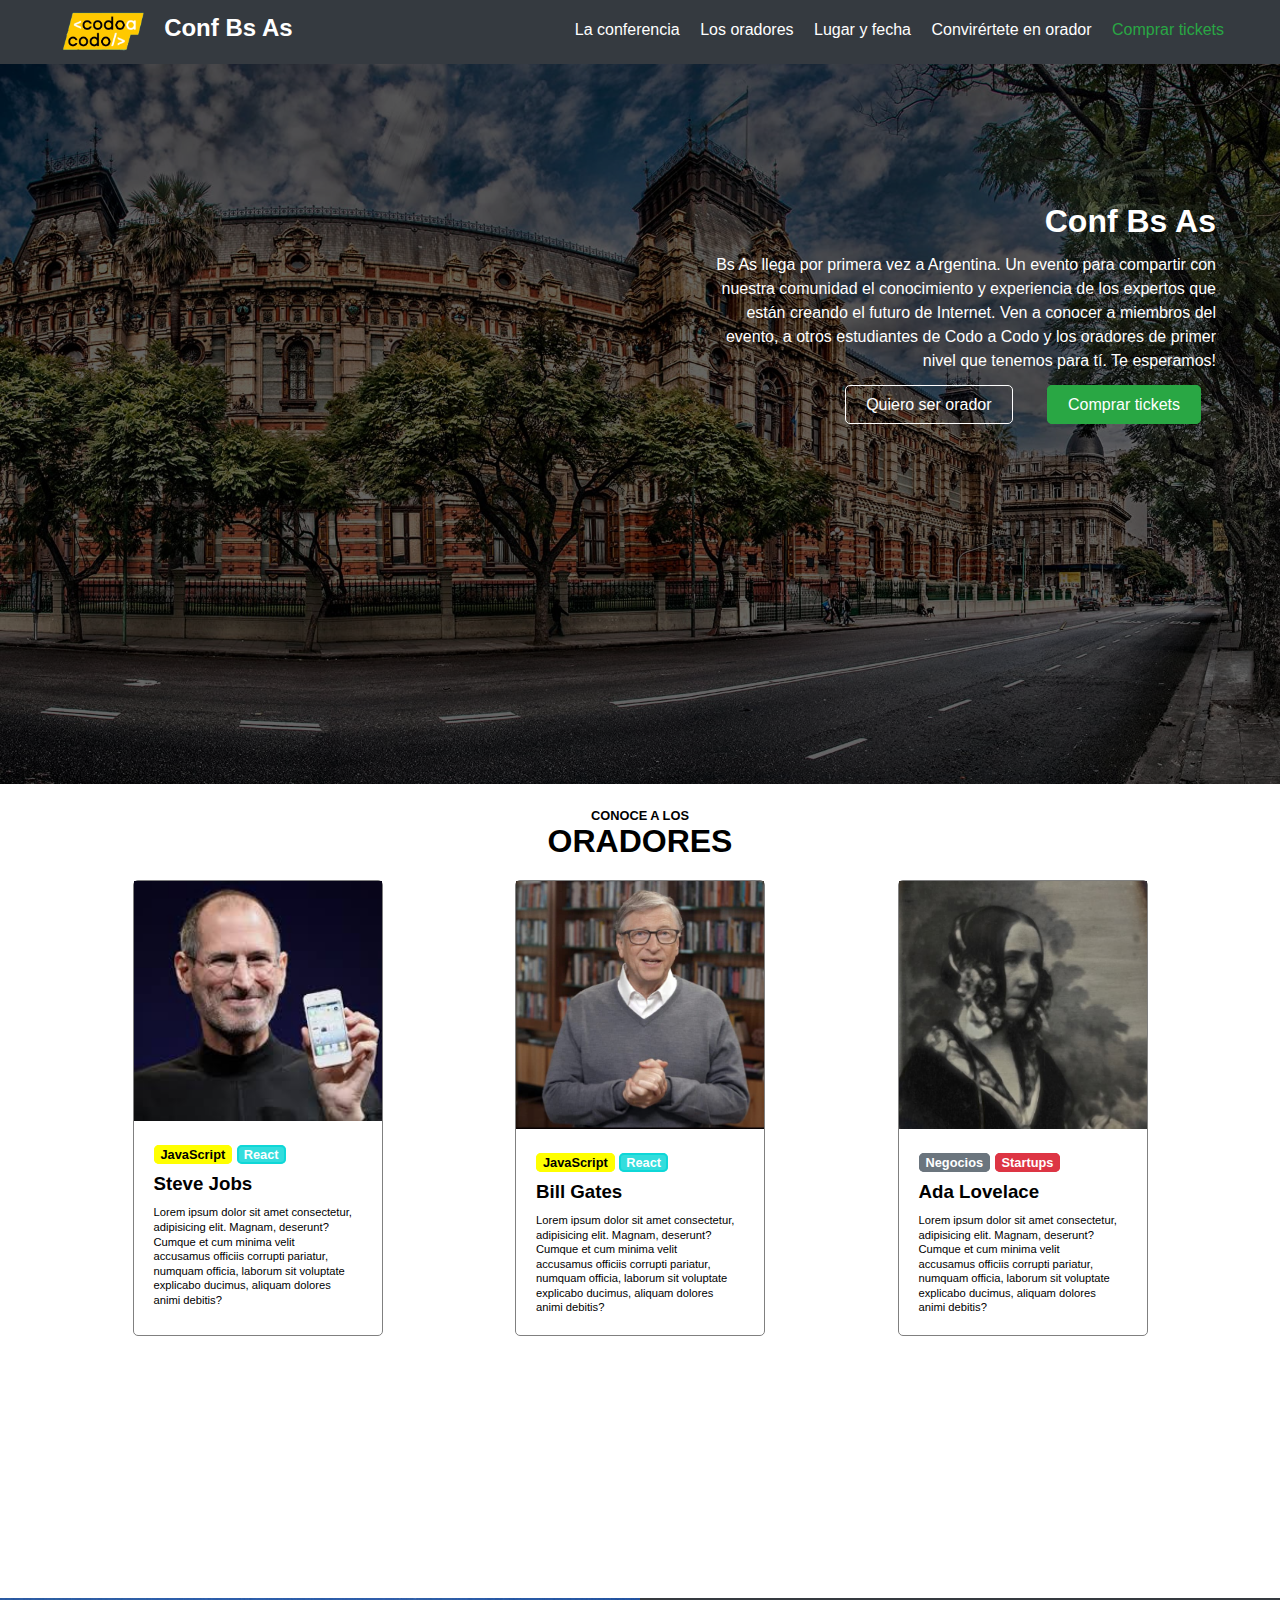
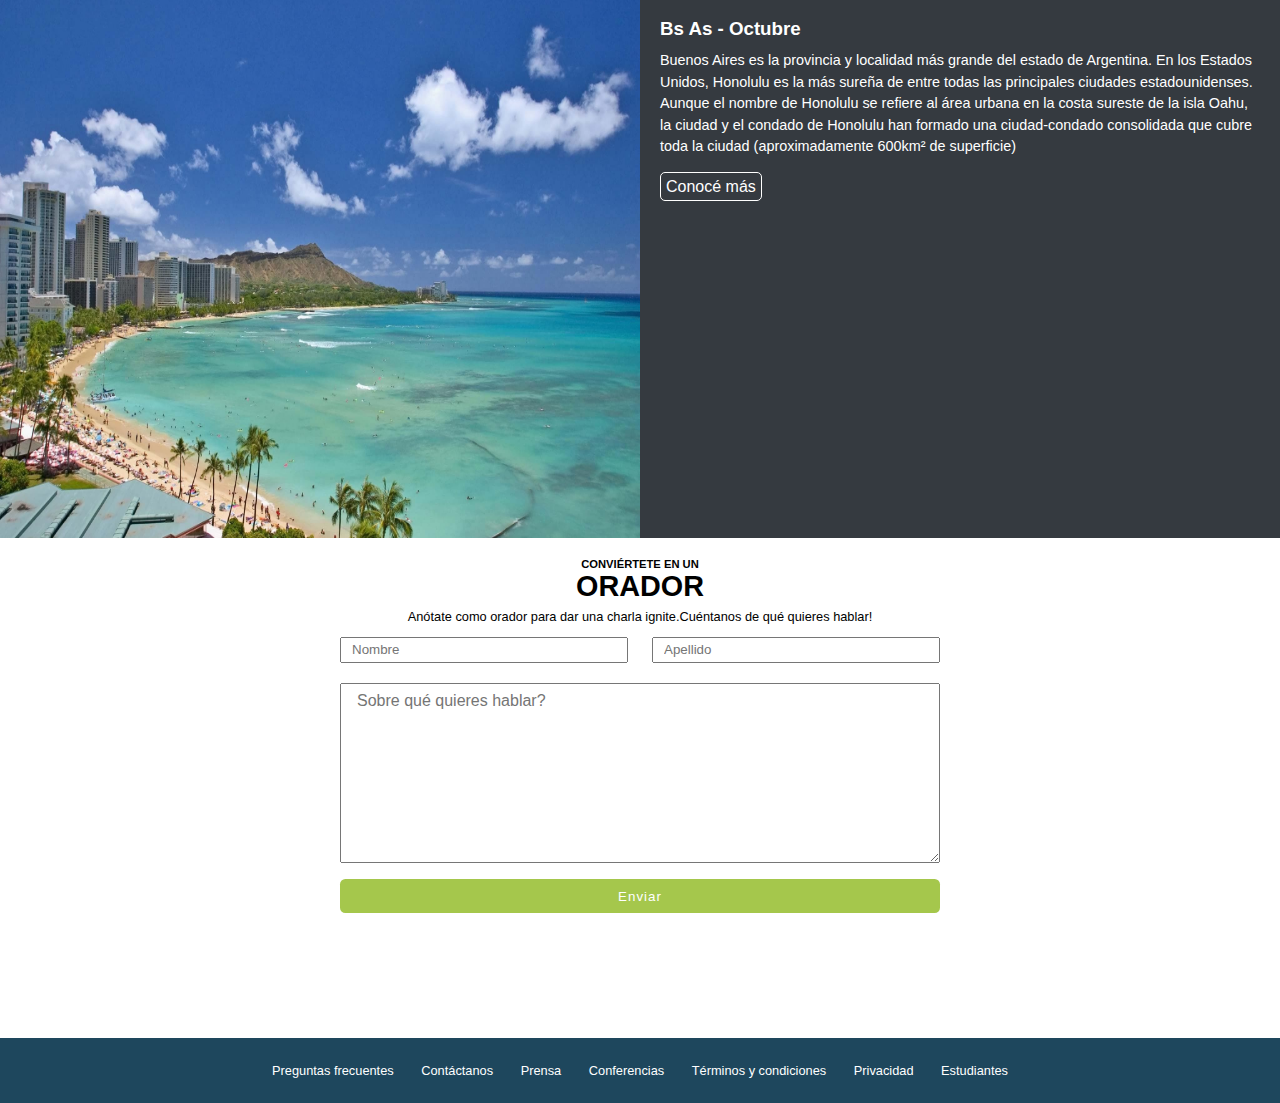
<file: src/main/webapp/index.html>
<!DOCTYPE html>
<html lang="en">
<head>
    <meta charset="UTF-8">
    <meta name="viewport" content="width=device-width, initial-scale=1.0">
    <title>Trabajo Integrador</title>
    <link rel="stylesheet" href="./css/style.css">
    <link rel="shortcut icon" href="./assets/img/favicon.ico" type="image/x-icon">
</head>
<body>
    <header>
        <div class="logo">
            <img src="./assets/img/codoacodo.jpg" alt="Logo codo a codo">
            <h2>Conf Bs As</h2>
        </div>
        <nav>
            <a href="#">La conferencia</a>
            <a href="#oradores">Los oradores</a>
            <a href="#lugar">Lugar y fecha</a>
            <a href="#convert">Convirértete en orador</a>
            <a class="ticket" href="./pages/ticket.html" target="_blank">Comprar tickets</a>
        </nav>
    </header>
    <main>
        <img src="./assets/img/ba1.jpg" alt="Palacio de las Aguas en Buenos Aires">
        <section>
            <h1>Conf Bs As</h1>
            <p>Bs As llega por primera vez a Argentina. Un evento para compartir con nuestra comunidad el conocimiento y experiencia de los expertos que están creando el futuro de Internet. Ven a conocer a miembros del evento, a otros estudiantes de Codo a Codo y los oradores de primer nivel que tenemos para tí. Te esperamos!</p>
            <a href="#convert">Quiero ser orador</a>
            <a class="btn" href="./pages/ticket.html" target="_blank">Comprar tickets</a>
        </section>
    </main>
    <div id="oradores" class="grid-container">
        <div class="item-1">
            <div class="title-orador">
                <h4>CONOCE A LOS</h4>
                <h2>ORADORES</h2>
            </div>
            <div class="card-oradores">
                <div class="card-1">
                <img src="./assets/img/steve.jpg" alt="Imagen de Steve Jobs">
                <div class="container-card">
                    <a class="btn-card1" href="">JavaScript</a>
                    <a class="btn-card2" href="">React</a>
                    <h3>Steve Jobs</h3>
                    <p>Lorem ipsum dolor sit amet consectetur, adipisicing elit. Magnam, deserunt? Cumque et cum minima velit accusamus officiis corrupti pariatur, numquam officia, laborum sit voluptate explicabo ducimus, aliquam dolores animi debitis?</p>
                </div>
            </div>
            <div class="card-2">
                <img src="./assets/img/bill.jpg" alt="Imagen de Bill Gates">
                <div class="container-card">
                    <a class="btn-card1" href="">JavaScript</a>
                    <a class="btn-card2" href="">React</a>
                    <h3>Bill Gates</h3>
                    <p>Lorem ipsum dolor sit amet consectetur, adipisicing elit. Magnam, deserunt? Cumque et cum minima velit accusamus officiis corrupti pariatur, numquam officia, laborum sit voluptate explicabo ducimus, aliquam dolores animi debitis?</p>
                </div>
            </div>
            <div class="card-3">
                <img src="./assets/img/ada.jpg" alt="Imagen de Ada Lovelace">
                <div class="container-card">
                    <a class="btn-card11" href="">Negocios</a>
                    <a class="btn-card22" href="">Startups</a>
                    <h3>Ada Lovelace</h3>
                    <p>Lorem ipsum dolor sit amet consectetur, adipisicing elit. Magnam, deserunt? Cumque et cum minima velit accusamus officiis corrupti pariatur, numquam officia, laborum sit voluptate explicabo ducimus, aliquam dolores animi debitis?</p>
                </div>
            </div>
            </div>
        </div>
        <div class="item-2">
            <img src="./assets/img/honolulu.jpg" alt="imagen de honolulu">
        </div>
        <div id="lugar" class="item-3">
            <h3>Bs As - Octubre</h3>
            <p>Buenos Aires es la provincia y localidad más grande del estado de Argentina. En los Estados Unidos, Honolulu es la más sureña de entre todas las principales ciudades estadounidenses. Aunque el nombre de Honolulu se refiere al área urbana en la costa sureste de la isla Oahu, la ciudad y el condado de Honolulu han formado una ciudad-condado consolidada que cubre toda la ciudad (aproximadamente 600km² de superficie)</p>
            <a href="">Conocé más</a>
        </div>
        <div id="convert" class="item-4">
            <div class="title-form">
                <h4>CONVIÉRTETE EN UN</h4>
                <h2>ORADOR</h2>
                <p>Anótate como orador para dar una charla ignite.Cuéntanos de qué quieres hablar!</p>
            </div>
            <form action="">
                <div class="name-form">
                    <input type="text" class="nombre" placeholder="Nombre">
                    <input type="text" class="apellido" placeholder="Apellido">
                </div>
                <textarea name="" placeholder="Sobre qué quieres hablar?" id="" cols="30" rows="10"></textarea>
                <input type="submit" class="enviar" value="Enviar">
            </form>
        </div>
    </div>
    <footer>
        <nav>
            <a href="">Preguntas frecuentes</a>
            <a href="">Contáctanos</a>
            <a href="">Prensa</a>
            <a href="">Conferencias</a>
            <a href="">Términos y condiciones</a>
            <a href="">Privacidad</a>
            <a href="">Estudiantes</a>
        </nav>
    </footer>
</body>
</html>
</file>
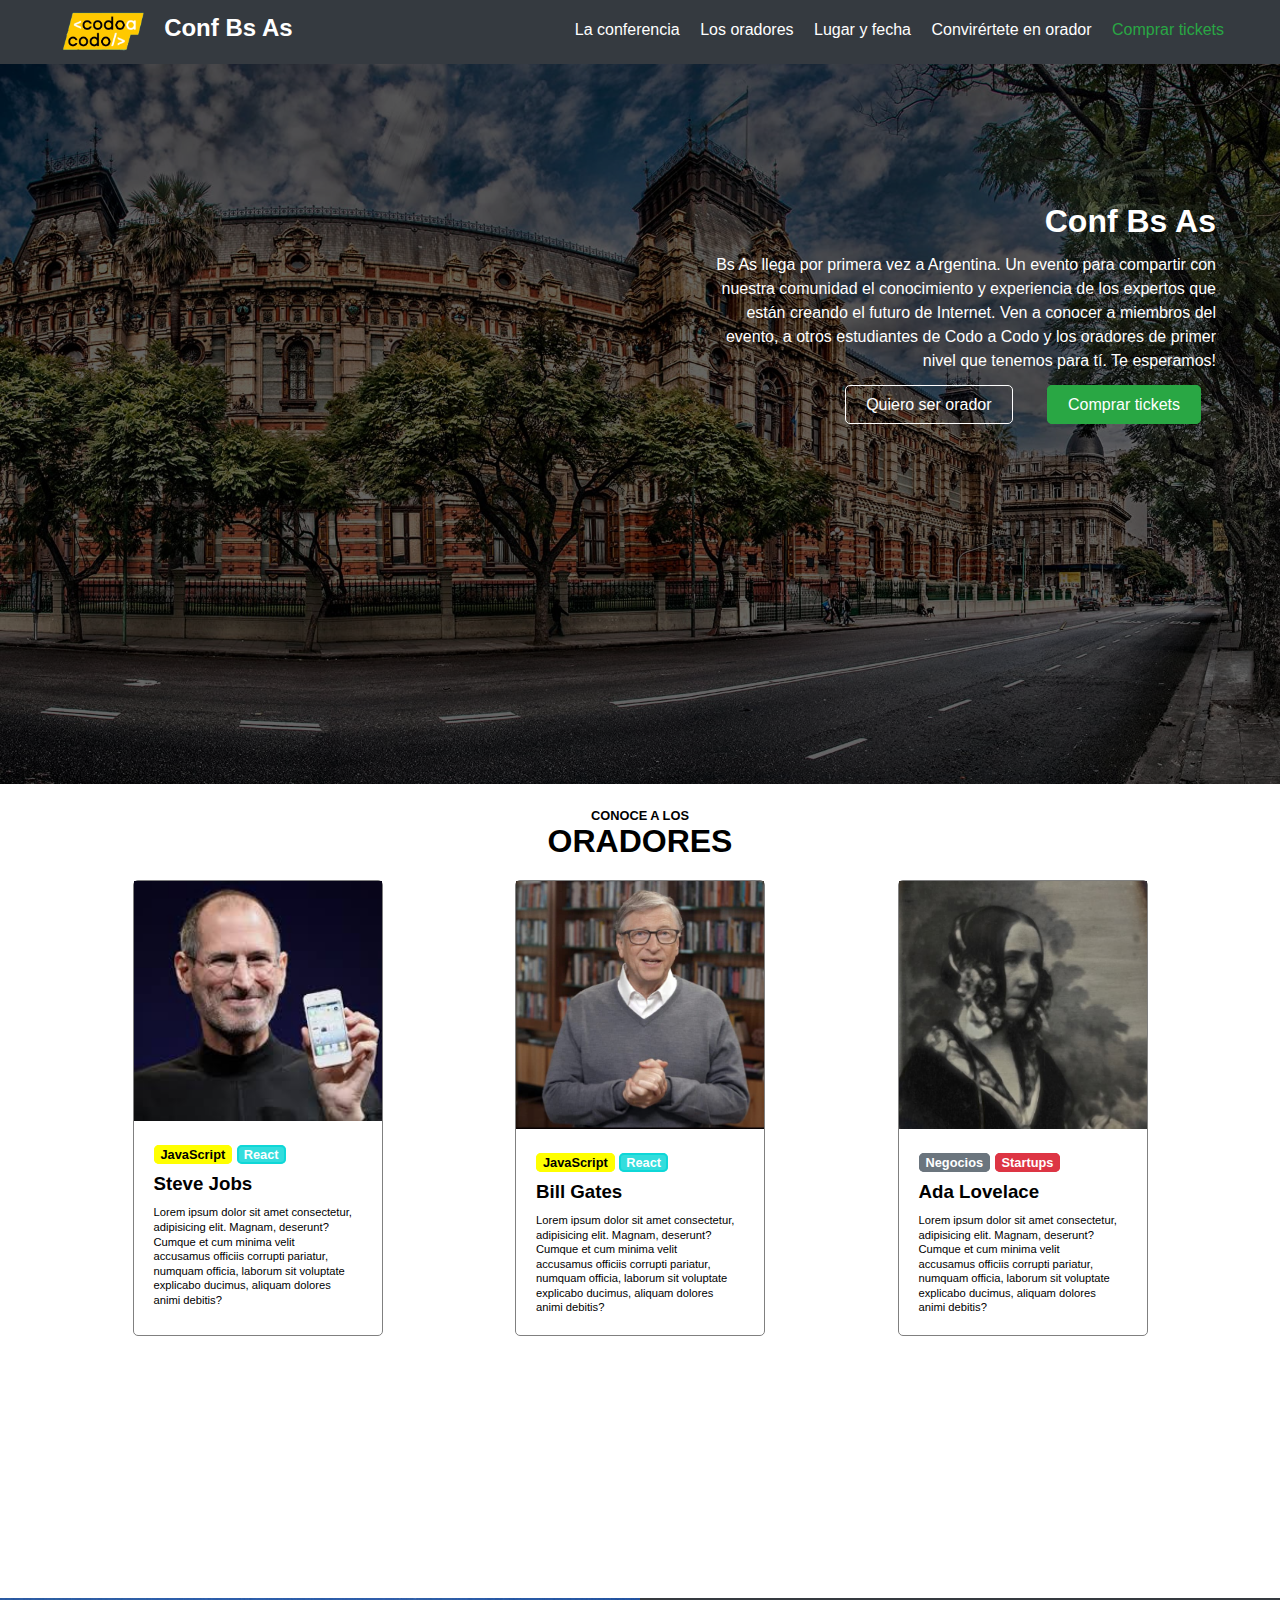
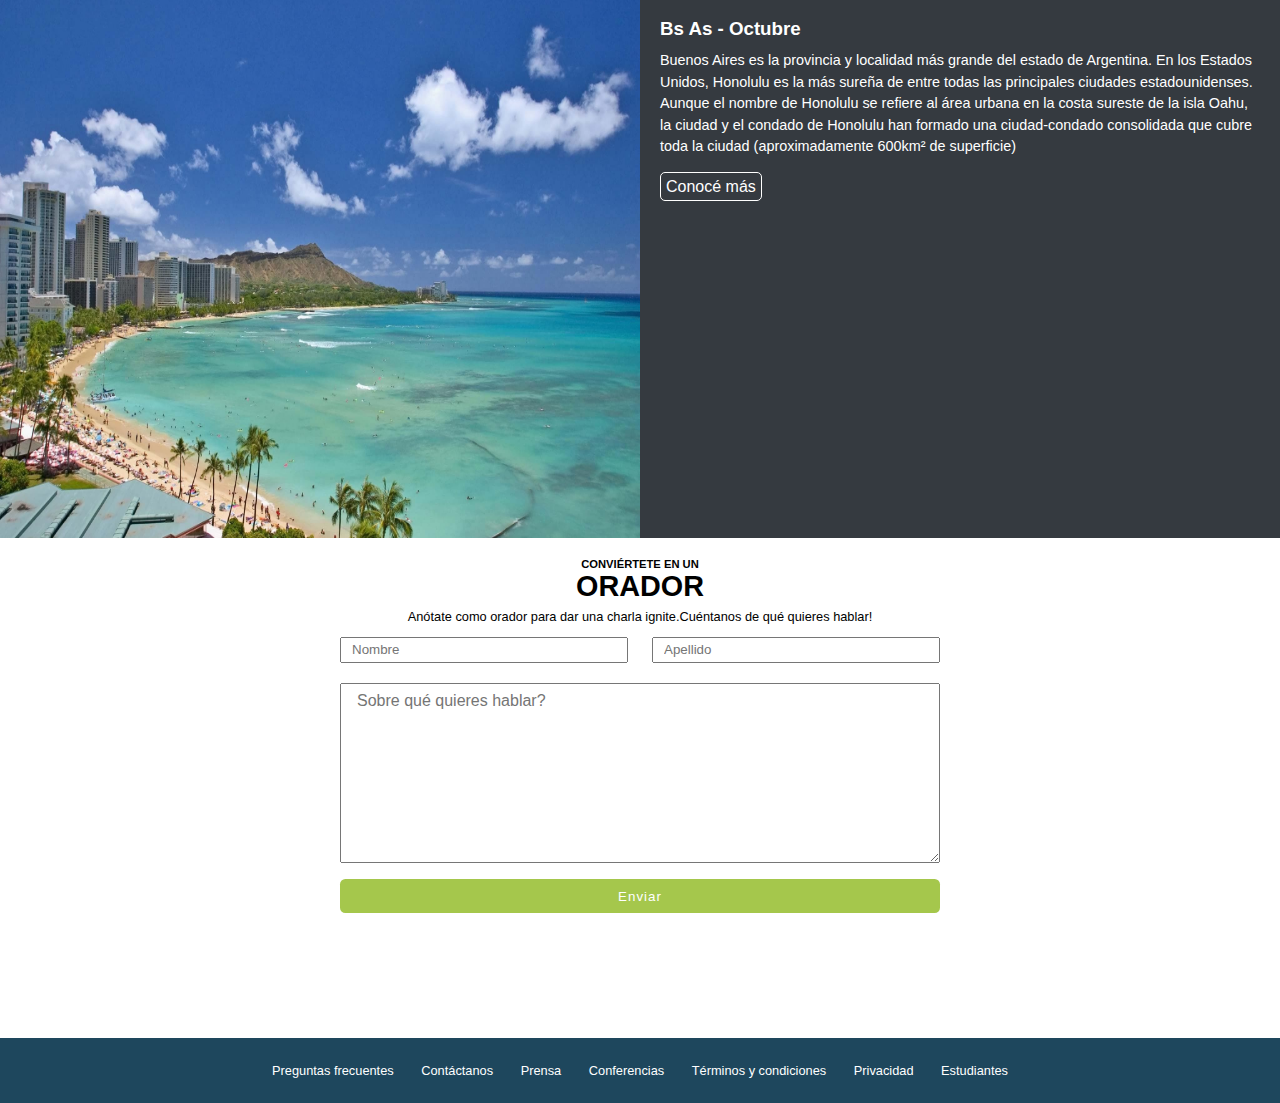
<file: src/main/webapp/pages/index.html>
<!DOCTYPE html>
<html lang="en">
<head>
    <meta charset="UTF-8">
    <meta name="viewport" content="width=device-width, initial-scale=1.0">
    <title>Trabajo Integrador</title>
    <link rel="stylesheet" href="../css/style.css">
    <link rel="shortcut icon" href="../assets/img/favicon.ico" type="image/x-icon">
</head>
<body>
    <header>
        <div class="logo">
            <img src="../assets/img/codoacodo.jpg" alt="Logo codo a codo">
            <h2>Conf Bs As</h2>
        </div>
        <nav>
            <a href="#">La conferencia</a>
            <a href="#oradores">Los oradores</a>
            <a href="#lugar">Lugar y fecha</a>
            <a href="#convert">Convirértete en orador</a>
            <a class="ticket" href="./ticket.html" target="_blank">Comprar tickets</a>
        </nav>
    </header>
    <main>
        <img src="../assets/img/ba1.jpg" alt="Palacio de las Aguas en Buenos Aires">
        <section>
            <h1>Conf Bs As</h1>
            <p>Bs As llega por primera vez a Argentina. Un evento para compartir con nuestra comunidad el conocimiento y experiencia de los expertos que están creando el futuro de Internet. Ven a conocer a miembros del evento, a otros estudiantes de Codo a Codo y los oradores de primer nivel que tenemos para tí. Te esperamos!</p>
            <a href="#convert">Quiero ser orador</a>
            <a class="btn" href="./ticket.html" target="_blank">Comprar tickets</a>
        </section>
    </main>
    <div id="oradores" class="grid-container">
        <div class="item-1">
            <div class="title-orador">
                <h4>CONOCE A LOS</h4>
                <h2>ORADORES</h2>
            </div>
            <div class="card-oradores">
                <div class="card-1">
                <img src="../assets/img/steve.jpg" alt="Imagen de Steve Jobs">
                <div class="container-card">
                    <a class="btn-card1" href="">JavaScript</a>
                    <a class="btn-card2" href="">React</a>
                    <h3>Steve Jobs</h3>
                    <p>Lorem ipsum dolor sit amet consectetur, adipisicing elit. Magnam, deserunt? Cumque et cum minima velit accusamus officiis corrupti pariatur, numquam officia, laborum sit voluptate explicabo ducimus, aliquam dolores animi debitis?</p>
                </div>
            </div>
            <div class="card-2">
                <img src="../assets/img/bill.jpg" alt="Imagen de Bill Gates">
                <div class="container-card">
                    <a class="btn-card1" href="">JavaScript</a>
                    <a class="btn-card2" href="">React</a>
                    <h3>Bill Gates</h3>
                    <p>Lorem ipsum dolor sit amet consectetur, adipisicing elit. Magnam, deserunt? Cumque et cum minima velit accusamus officiis corrupti pariatur, numquam officia, laborum sit voluptate explicabo ducimus, aliquam dolores animi debitis?</p>
                </div>
            </div>
            <div class="card-3">
                <img src="../assets/img/ada.jpg" alt="Imagen de Ada Lovelace">
                <div class="container-card">
                    <a class="btn-card11" href="">Negocios</a>
                    <a class="btn-card22" href="">Startups</a>
                    <h3>Ada Lovelace</h3>
                    <p>Lorem ipsum dolor sit amet consectetur, adipisicing elit. Magnam, deserunt? Cumque et cum minima velit accusamus officiis corrupti pariatur, numquam officia, laborum sit voluptate explicabo ducimus, aliquam dolores animi debitis?</p>
                </div>
            </div>
            </div>
        </div>
        <div class="item-2">
            <img src="../assets/img/honolulu.jpg" alt="imagen de honolulu">
        </div>
        <div id="lugar" class="item-3">
            <h3>Bs As - Octubre</h3>
            <p>Buenos Aires es la provincia y localidad más grande del estado de Argentina. En los Estados Unidos, Honolulu es la más sureña de entre todas las principales ciudades estadounidenses. Aunque el nombre de Honolulu se refiere al área urbana en la costa sureste de la isla Oahu, la ciudad y el condado de Honolulu han formado una ciudad-condado consolidada que cubre toda la ciudad (aproximadamente 600km² de superficie)</p>
            <a href="">Conocé más</a>
        </div>
        <div id="convert" class="item-4">
            <div class="title-form">
                <h4>CONVIÉRTETE EN UN</h4>
                <h2>ORADOR</h2>
                <p>Anótate como orador para dar una charla ignite.Cuéntanos de qué quieres hablar!</p>
            </div>
            <form action="">
                <div class="name-form">
                    <input type="text" class="nombre" placeholder="Nombre">
                    <input type="text" class="apellido" placeholder="Apellido">
                </div>
                <textarea name="" placeholder="Sobre qué quieres hablar?" id="" cols="30" rows="10"></textarea>
                <input type="submit" class="enviar" value="Enviar">
            </form>
        </div>
    </div>
    <footer>
        <nav>
            <a href="">Preguntas frecuentes</a>
            <a href="">Contáctanos</a>
            <a href="">Prensa</a>
            <a href="">Conferencias</a>
            <a href="">Términos y condiciones</a>
            <a href="">Privacidad</a>
            <a href="">Estudiantes</a>
        </nav>
    </footer>
</body>
</html>
</file>
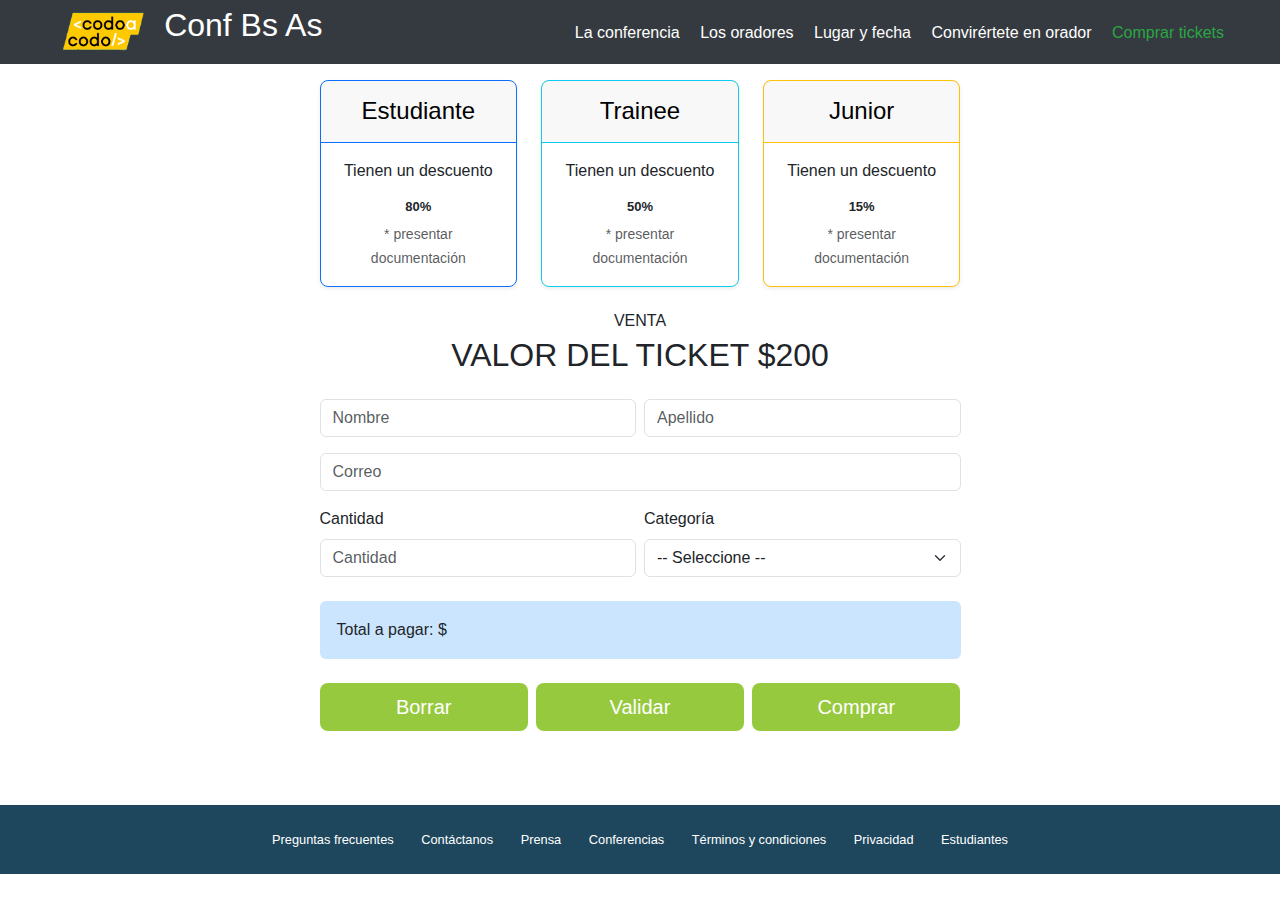
<file: src/main/webapp/pages/ticket.html>
<!DOCTYPE html>
<html lang="en">
<head>
    <meta charset="UTF-8">
    <meta name="viewport" content="width=device-width, initial-scale=1.0">
    <title>Comprar tickets</title>
    <link rel="stylesheet" href="../css/bootstrap.min.css">
    <link rel="stylesheet" href="../css/styles.css">
    <link rel="shortcut icon" href="../assets/img/favicon.ico" type="image/x-icon">
</head>
<body>
    <header>
        <div class="logo">
            <img src="../assets/img/codoacodo.jpg" alt="Logo codo a codo">
            <h2>Conf Bs As</h2>
        </div>
        <nav>
            <a href="../index.html">La conferencia</a>
            <a href="#oradores">Los oradores</a>
            <a href="#lugar">Lugar y fecha</a>
            <a href="#convert">Convirértete en orador</a>
            <a class="ticket" href="./pages/ticket.html" target="_blank">Comprar tickets</a>
        </nav>
    </header>

    <div class="bodyProject">
        <div class="container general pt-3">
            <div class="row justify-content-center">
                <div class="col-lg-8 col-xl-7">
                    <div class="row row-cols-1 row-cols-md-3 text-center">
                        <div class="col">
                            <div class="card mb-4 rounded-3 shadow-sm border-primary">
                                <div class="card-header py-3 text-black border-primary">
                                    <h4 class="my-0 fw-normal">Estudiante</h4>
                                </div>
                                <div class="card-body">
                                    <p>Tienen un descuento</p>
                                    <h3 class="card-title pricing-card-title">80%</h3>
                                    <small class="fw-light text-muted mt-3">* presentar documentación</small>
                                </div>
                            </div>
                        </div>
                        <div class="col">
                            <div class="card mb-4 rounded-3 shadow-sm border-info">
                                <div class="card-header py-3 text-black border-info">
                                    <h4 class="my-0 fw-normal">Trainee</h4>
                                </div>
                                <div class="card-body">
                                    <p>Tienen un descuento</p>
                                    <h3 class="card-title pricing-card-title">50%</h3>
                                    <small class="fw-light text-muted mt-3">* presentar documentación</small>
                                </div>
                            </div>
                        </div>
                        <div class="col">
                            <div class="card mb-4 rounded-3 shadow-sm border-warning">
                                <div class="card-header py-3 text-black border-warning">
                                    <h4 class="my-0 fw-normal">Junior</h4>
                                </div>
                                <div class="card-body">
                                    <p>Tienen un descuento</p>
                                    <h3 class="card-title pricing-card-title">15%</h3>
                                    <small class="fw-light text-muted mt-3">* presentar documentación</small>
                                </div>
                            </div>
                        </div>
                    </div>
                    <div class="saleText">
                        <h2 class="title">Venta</h2>
                        <p>VALOR DEL TICKET $200</p>
                    </div>
                    <form action="cargaForm.jsp">
                        <div class="row gx-2">
                            <div class="col-md mb-3">
                                <input id="nombre" type="text" name="nombre" class="form-control" placeholder="Nombre" aria-label="Nombre"
                                    required>
                            </div>
                            <div class="col-md mb-3">
                                <input id="apellido" type="text" name="apellido" class="form-control" placeholder="Apellido"
                                    aria-label="Apellido" id="apellido" required>
                            </div>
                        </div>
                        <div class="row">
                            <div class="col mb-3">
                                <input id="mail" type="email" name="mail" class="form-control" placeholder="Correo" aria-label="Email"
                                    id="mail" required>
                            </div>
                        </div>
                        <div class="row gx-2">
                            <div class="col-md mb-3">
                                <label for="numberTickets" class="form-label">Cantidad</label>
                                <input id="cantidad" type="number" name="cantidad" class="form-control" placeholder="Cantidad"
                                    aria-label="Cantidad" id="numberTickets" min="1" required>
                            </div>
                            <div class="col-md mb-3">
                                <label for="categorySelector" class="form-label">Categoría</label>
                                <select id="categoria" name="categoria" class="form-select" aria-label="Categoría" id="categorySelector">
                                    <option value="" selected>-- Seleccione --</option>
                                    <option value="0">Sin Categoria</option>
                                    <option value="1">Estudiante</option>
                                    <option value="2">Trainee</option>
                                    <option value="Junior">Junior</option>
                                </select>
                            </div>
                        </div>
                        <div class="alert mt-2 mb-4" id="totalPag" role="alert">Total a pagar: $ <span id="total"></span></div>
                        <div class="row gx-2 mb-2">
                            <div class="col-md mb-3">
                                <button type="reset" class="w-100 btn btn-lg btn-form " id="btnBorrar">Borrar</button>
                            </div>
                            <div class="col-md mb-3">
                                <button type="button" class="w-100 btn btn-lg btn-form buttonColor" id="btnResumen">Validar</button>
                            </div>
                            <div class="col-md mb-3">
                                <button type="submit" class="w-100 btn btn-lg btn-form " id="btnBorrar">Comprar</button>
                            </div>
                        </div>
                    </form>
                </div>
            </div>
        </div>
    </div>

    <footer>
        <nav>
            <a href="">Preguntas frecuentes</a>
            <a href="">Contáctanos</a>
            <a href="">Prensa</a>
            <a href="">Conferencias</a>
            <a href="">Términos y condiciones</a>
            <a href="">Privacidad</a>
            <a href="">Estudiantes</a>
        </nav>
    </footer>
    <script type="text/javascript" src="../js/main.js"></script>
    <script type="text/javascript" src="../js/script.js"></script>
</body>
</html>
</file>
<file: src/main/webapp/css/style.css>
:root {
    --bgcolor: #353A40;
    --textcolor: white;
    --btncolor: #29A744;
}

* {
    padding: 0;
    margin: 0;
    box-sizing: border-box;
    font-family: Arial, Helvetica, sans-serif;
}

header {
    background-color: var(--bgcolor);
    height: 4em;
    color: var(--textcolor);
    width: 100%;
    position: sticky;
    top: 0;
    z-index: 10;
    .logo {
        display: inline-block;
        margin: 0 3em;
        & img {
            height: 4em;
            vertical-align: middle;
        }
        & h2 {
            display: inline-block;
        }
    }
    & nav {
        float: right;
        margin: 1.3em 3em;
        & a {
            color: var(--textcolor);
            text-decoration: none;
            padding: 0 0.5em;
        }
        .ticket {
            color: var(--btncolor);
        }
    }
}

main {
    position: relative;
    & img {
        filter: brightness(0.4);
        max-width: 100%;
    }
    & section {
        width: 40%;
        position: absolute;
        right: 4em;
        top: 20%;
        color: var(--textcolor);
        text-align: right;
        line-height: 1.5em;
        & p {
            margin: 20px 0;
        }
        & a {
            text-decoration: none;
            color: var(--textcolor);
            margin: 15px;
            border: 1px solid var(--textcolor);
            padding: 10px 20px;
            border-radius: 5px;
        }
        .btn {
            background-color: var(--btncolor);
            border: 1px solid var(--btncolor);
        }
    }
}

.grid-container {
    display: grid;
    grid-template-areas: 'orador orador'
                         'paisaje descripcion'
                         'formulario formulario';
    width: 100%;
    grid-template-rows: 90vh 60vh 50vh;
    grid-template-columns: 50% 50%;
    .item-1 {
        grid-area: orador;
        .title-orador {
            margin: 20px;
            text-align: center;
            & h4 {
                font-size: 0.8em;
            }
            & h2 {
                font-size: 2em;
            }
        }
        .card-oradores {
            display: flex;
            flex-flow: row wrap;
            justify-content: space-evenly;
            & div[class^='card'] {
                width: 250px;
                border: 1px solid grey;
                border-radius: 5px;
                & img {
                    width: 100%;
                }
                .container-card {
                    width: 80%;
                    margin: 20px;
                    & a {
                        text-decoration: none;
                        padding: 0 5px;
                    }
                    .btn-card1 {
                        background-color: yellow;
                        border: 2px solid yellow;
                        border-radius: 5px;
                        color: black;
                        font-weight: 800;
                        font-size: 0.8em;
                    }
                    .btn-card2 {
                        background-color: rgba(8, 214, 214, 0.826);
                        border: 2px solid rgba(8, 214, 214, 0.826);
                        border-radius: 5px;
                        color: white;
                        font-weight: 800;
                        font-size: 0.8em;
                    }
                    .btn-card11 {
                        background-color: rgb(107,117,126);
                        border: 2px solid rgb(107,117,126);
                        border-radius: 5px;
                        color: white;
                        font-weight: 800;
                        font-size: 0.8em;
                    }
                    .btn-card22 {
                        background-color: rgb(221,53,68);
                        border: 2px solid rgb(221,53,68);
                        border-radius: 5px;
                        color: white;
                        font-weight: 800;
                        font-size: 0.8em;
                    }
                    & h3 {
                        margin: 10px 0 10px 0;
                    }
                    & p {
                        line-height: 1.3em;
                        font-size: 0.7em;
                    }
                }
            }
        }
    }
    .item-2 {
        grid-area: paisaje;
        & img {
            width: 100%;
            height: 100%;
        }
    }
    .item-3 {
        grid-area: descripcion;
        padding: 20px;
        background-color: var(--bgcolor);
        color: var(--textcolor);
        & p {
            margin: 10px 0 20px 0;
            font-size: 0.9em;
            line-height: 1.5em;
        }
        & a {
            text-decoration: none;
            color: var(--textcolor);
            border: 1px solid var(--textcolor);
            border-radius: 5px;
            padding: 5px;
        }
    }
    .item-4 {
        grid-area: formulario;
        margin-top: 20px;
        display: flex;
        flex-direction: column;
        align-items: center;
        & h4 {
            text-align: center;
            font-size: 0.7em;
        }
        & h2 {
            text-align: center;
            font-size: 1.8em;
            font-weight: 600;
            margin-bottom: .2em;
        }
        & p {
            text-align: center;
            margin-bottom: 1em;
            font-size: 0.8em;
        }
        & form {
            display: flex;
            flex-direction: column;
            width: 90vh;
            max-width: 600px;
            .name-form {
                display: flex;
                justify-content: space-between;
                .nombre, .apellido {
                    width: 48%;
                    height: 2em;
                    padding: 10px;
                }
            }
            & textarea {
                margin-top: 20px;
                font-size: 1em;
                font-weight: 500;
                padding: 0.5em 1em;
                height: 20vh;
            }
            .enviar {
                margin: 1.2em 0;
                padding: .7em 0;
                text-align: center;
                color: white;
                font-weight: 500;
                letter-spacing: 1px;
                background-color: rgb(165,199,76);
                border: none;
                border-radius: 0.4em;
            }
        }
    }
}

footer {
    background-color: rgb(30, 71, 93);
    font-size: 0.8em;
    margin-top: 50px;
    display: flex;
    padding: 25px;
    align-items: center;
    justify-content: center;
    & a {
    text-decoration: none;
    color: var(--textcolor);
    width: 70px;
    margin:0 12px;
    text-align: center;
    }
    }
</file>
<file: src/main/webapp/css/styles.css>
:root {
    --bgcolor: #353A40;
    --textcolor: white;
    --btncolor: #29A744;
    --radius-menu: 4px;
    --shadow-menu: 3px 6px 6px 0px #1d1d1dd5;
    --heigh-menu:65px;
}

* {
    padding: 0;
    margin: 0;
    box-sizing: border-box;
    font-family: Arial, Helvetica, sans-serif;
}

header {
    background-color: var(--bgcolor);
    height: 4em;
    color: var(--textcolor);
    width: 100%;
    position: sticky;
    top: 0;
    z-index: 10;
    .logo {
        display: inline-block;
        margin: 0 3em;
        & img {
            height: 4em;
            vertical-align: middle;
        }
        & h2 {
            display: inline-block;
        }
    }
    & nav {
        float: right;
        margin: 1.3em 3em;
        & a {
            color: var(--textcolor);
            text-decoration: none;
            padding: 0 0.5em;
        }
        .ticket {
            color: var(--btncolor);
        }
    }
}

.bodyProject {
    margin-top: 0px;
}

.card-body {
    & h3{
        font-size: small;
        font-weight: 800;
    }
}

.col {
    margin-top: 0px;
}

#totalPag {
    background-color: rgb(204, 229, 255);
}

#btnBorrar {
    color: white;
    background-color: rgb(151, 201, 62);
}

#btnDelete {
    color: white;
    background-color: rgb(151, 201, 62);

}

#btnResumen {
    color: white;
    background-color: rgb(151, 201, 62);
}

.general { padding-top: 8rem; }
.saleText h2 {
  text-align: center;
  font-weight: 200;
  text-transform: uppercase;
  font-size: 1rem;
  margin: 0;
  padding: 0;
}
.saleText p {
  text-align: center;
  font-weight: 500;
  font-size: 2rem;
  margin-bottom: 20px;
  padding: 0;
}
.cac:before {
    color:rgba(255, 255, 255, 0.844);
    font-size: 1.8em;
  }

.cac-menu:before {
    content: "\e903";
    color: rgb(136, 136, 136);
    font-size: 2em;
  }

footer {
    background-color: rgb(30, 71, 93);
    font-size: 0.8em;
    margin-top: 50px;
    display: flex;
    padding: 25px;
    align-items: center;
    justify-content: center;
    & a {
    text-decoration: none;
    color: var(--textcolor);
    width: 70px;
    margin:0 12px;
    text-align: center;
    }
    }
</file>
